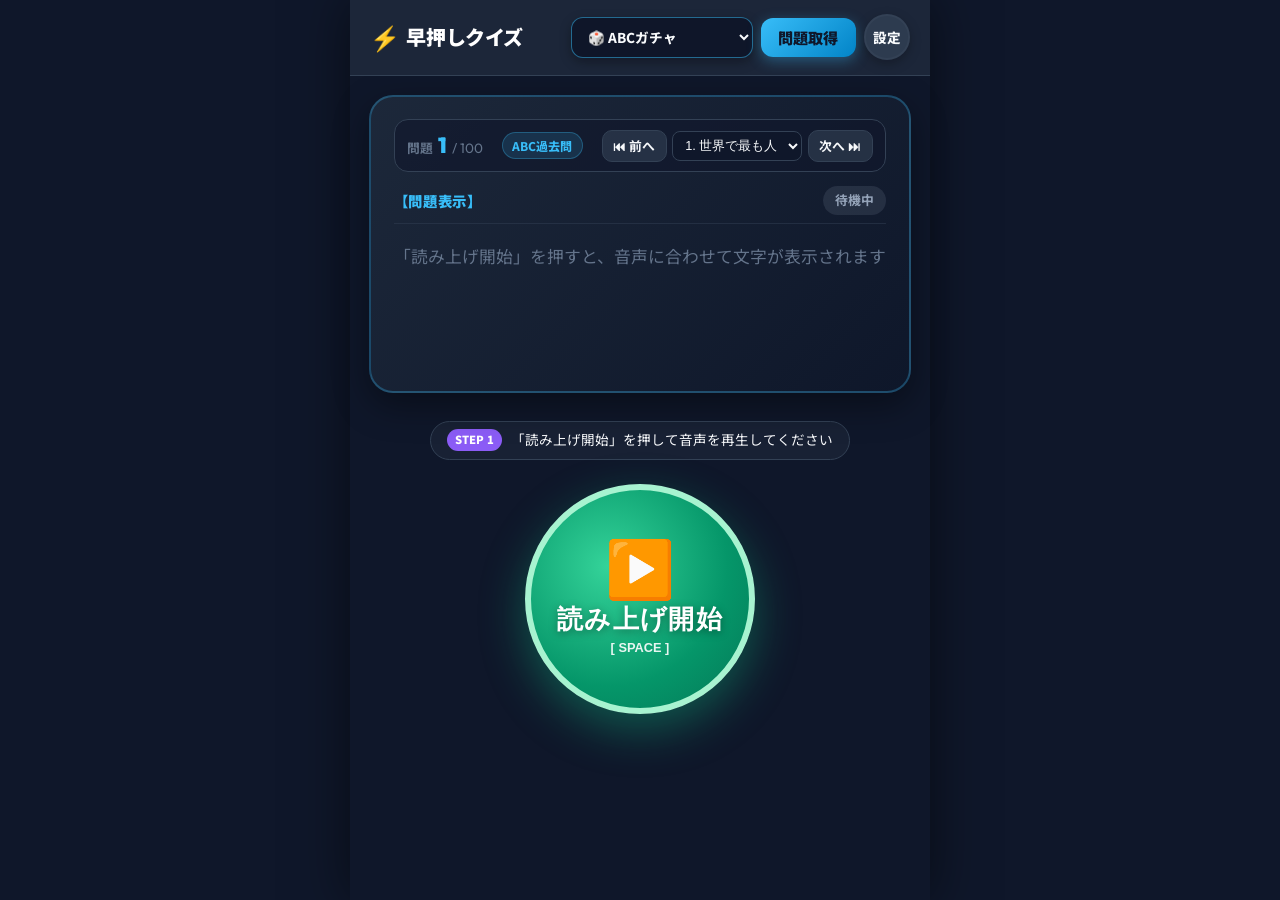
<file: index.html>
<!DOCTYPE html>
<html lang="ja">
<head>
  <meta charset="UTF-8">
  <meta name="viewport" content="width=device-width, initial-scale=1.0, maximum-scale=1.0, user-scalable=no">
  <title>ABC早押しクイズ 自動読み上げアプリ</title>
  <!-- Google Fonts: Noto Sans JP, Outfit -->
  <link rel="preconnect" href="https://fonts.googleapis.com">
  <link rel="preconnect" href="https://fonts.gstatic.com" crossorigin>
  <link href="https://fonts.googleapis.com/css2?family=Noto+Sans+JP:wght@400;600;800;900&family=Outfit:wght@600;800;900&display=swap" rel="stylesheet">
  <link rel="stylesheet" href="style.css">
</head>
<body>
  <div class="app-container">
    
    <!-- Header (サイト名 | 問題取得 | 設定) -->
    <header class="app-header">
      <div class="logo-area">
        <span class="logo-icon">⚡</span>
        <h1 class="app-title">早押しクイズ</h1>
      </div>
      <div class="header-actions">
        <select id="select-q-source" class="select-source-hdr" title="問題の取得元を選択">
          <option value="gacha" selected>🎲 ABCガチャ</option>
          <option value="jaqket">📚 JAQKET (1.3万問)</option>
        </select>
        <button id="btn-refresh-gacha" class="btn btn-gacha" title="選択したソースから100問を取得">
          問題取得
        </button>
        <button id="btn-toggle-settings" class="btn btn-circle-settings" title="設定を開く">
          設定
        </button>
      </div>
    </header>

    <!-- Main Content -->
    <main class="app-main">
      <div class="quiz-container">

        <!-- 1. 【問題表示】 Card (Top Rounded Blue Card) -->
        <div class="question-card">
          <!-- Info Bar -->
          <div class="info-bar">
            <div class="q-progress">
              <span class="q-label">問題</span>
              <span id="current-q-num" class="q-num">1</span>
              <span class="q-total">/ <span id="max-q-num">100</span></span>
            </div>
            <div id="q-genre-tag" class="genre-badge">ABC過去問</div>
            <div class="nav-controls">
              <button id="btn-prev-q" class="btn btn-sm">⏮ 前へ</button>
              <select id="q-select-dropdown" class="select-sm"></select>
              <button id="btn-next-q" class="btn btn-sm">次へ ⏭</button>
            </div>
          </div>

          <div class="card-header">
            <span class="card-title">【問題表示】</span>
            <span id="speech-status" class="status-indicator ready">待機中</span>
          </div>
          
          <div id="question-text-box" class="question-text-box">
            <span class="placeholder-text">「読み上げ開始」を押すか、Spaceキーでスタート</span>
          </div>

          <!-- Buzz Marker -->
          <div id="buzz-marker-info" class="buzz-marker-info hidden">
            <span class="buzz-badge">⚡ 早押し発生</span>
            <span id="buzz-position-text"></span>
          </div>
        </div>

        <!-- 2. 【回答】 Card (Middle Card in Answer Shown Wireframe Image) -->
        <div id="answer-box" class="answer-card hidden">
          <span class="answer-label">【回答】</span>
          <span id="answer-text" class="answer-text">----</span>
        </div>

        <!-- 3. Action Area (State 1: Circle Button, State 2: Split Pills, State 3: Next Button) -->
        <div class="action-stage">
          <div id="step-guide" class="step-guide">
            <span id="step-badge" class="step-badge">STEP 1</span>
            <span id="step-text">「読み上げ開始」を押して音声を再生してください</span>
          </div>

          <!-- State 1: Red Circle Button (ボタン) -->
          <div id="circle-button-container" class="circle-button-container">
            <button id="btn-play" class="btn-circle btn-circle-play">
              <div class="circle-inner">
                <span class="circle-icon">▶️</span>
                <span class="circle-text">読み上げ開始</span>
                <span class="circle-sub">[ SPACE ]</span>
              </div>
            </button>

            <button id="btn-buzz" class="btn-circle btn-circle-buzz hidden">
              <div class="circle-inner">
                <span class="circle-icon">🔴</span>
                <span class="circle-text">ボタン</span>
                <span class="circle-sub">[ SPACE / タップ ]</span>
              </div>
            </button>
          </div>

          <!-- State 2: Split Semicircle Choice Grid (読み直し | 回答表示 Wireframe Image) -->
          <div id="choice-container" class="split-pill-grid hidden">
            <button id="btn-pass" class="btn btn-split btn-split-left">
              <span class="split-icon">↩️</span>
              <span class="split-text">読み直し</span>
            </button>
            <button id="btn-show-answer" class="btn btn-split btn-split-right">
              <span class="split-icon">👁️</span>
              <span class="split-text">回答表示</span>
            </button>
          </div>

          <!-- State 3: Next Question Button (次の問題 Wireframe Image) -->
          <div id="next-container" class="next-grid hidden">
            <button id="btn-next-solo" class="btn btn-main btn-next">
              ⏭️ 次の問題 (Space / Enter)
            </button>
            <button id="btn-reread" class="btn btn-ctrl">
              🔄 最初から読み直す
            </button>
          </div>
        </div>

      </div>
    </main>

    <!-- Voice Settings Drawer / Modal -->
    <div id="settings-modal" class="modal hidden">
      <div class="modal-content">
        <div class="modal-header">
          <h3>⚙️ 音声・読み上げ設定</h3>
          <button id="btn-close-settings" class="btn-close">✕</button>
        </div>
        <div class="settings-body">
          <div class="form-group">
            <label>📚 問題の取得元 (データソース):</label>
            <select id="select-q-source-modal" class="select-full">
              <option value="gacha" selected>🎲 ABCガチャ (qss.quiz-island.site 100問)</option>
              <option value="jaqket">📚 JAQKET クイズデータセット (AIO 01 / 1.3万問)</option>
            </select>
          </div>

          <div class="form-group">
            <label>👁️ 問題文の表示モード:</label>
            <select id="select-text-mode" class="select-full">
              <option value="realtime" selected>✨ リアルタイム表示（読み上げと同時に文字表示）</option>
              <option value="hidden">🙈 事前非表示（早押し後/解答表示まで伏せる）</option>
              <option value="visible">👁️ 常に全表示（最初からすべて表示）</option>
            </select>
          </div>

          <div class="form-group">
            <label>🎙️ 読み上げボイス (おすすめ高音質ボイス優先):</label>
            <select id="select-voice" class="select-full"></select>
          </div>

          <div class="form-group">
            <label>⚡ 読み上げ速度: <span id="rate-value" class="val-badge">1.0x</span></label>
            <input type="range" id="range-rate" min="0.8" max="2.5" step="0.1" value="1.0">
            <div class="range-labels">
              <span>0.8x (ゆっくり)</span>
              <span>1.0x (標準速度)</span>
              <span>2.5x (超高速)</span>
            </div>
          </div>

          <div class="form-group">
            <label>🎵 ピッチ (声の高さ): <span id="pitch-value" class="val-badge">1.0</span></label>
            <input type="range" id="range-pitch" min="0.6" max="1.4" step="0.1" value="1.0">
          </div>

          <button id="btn-test-speech" class="btn btn-secondary btn-full">
            🔊 声のテスト再生
          </button>
        </div>
      </div>
    </div>

  </div>

  <!-- Scripts -->
  <script src="js/abc_dataset.js"></script>
  <script src="js/jaqket_dataset.js"></script>
  <script src="js/sound.js"></script>
  <script src="js/speech.js"></script>
  <script src="js/questions.js"></script>
  <script src="app.js"></script>
</body>
</html>
</file>
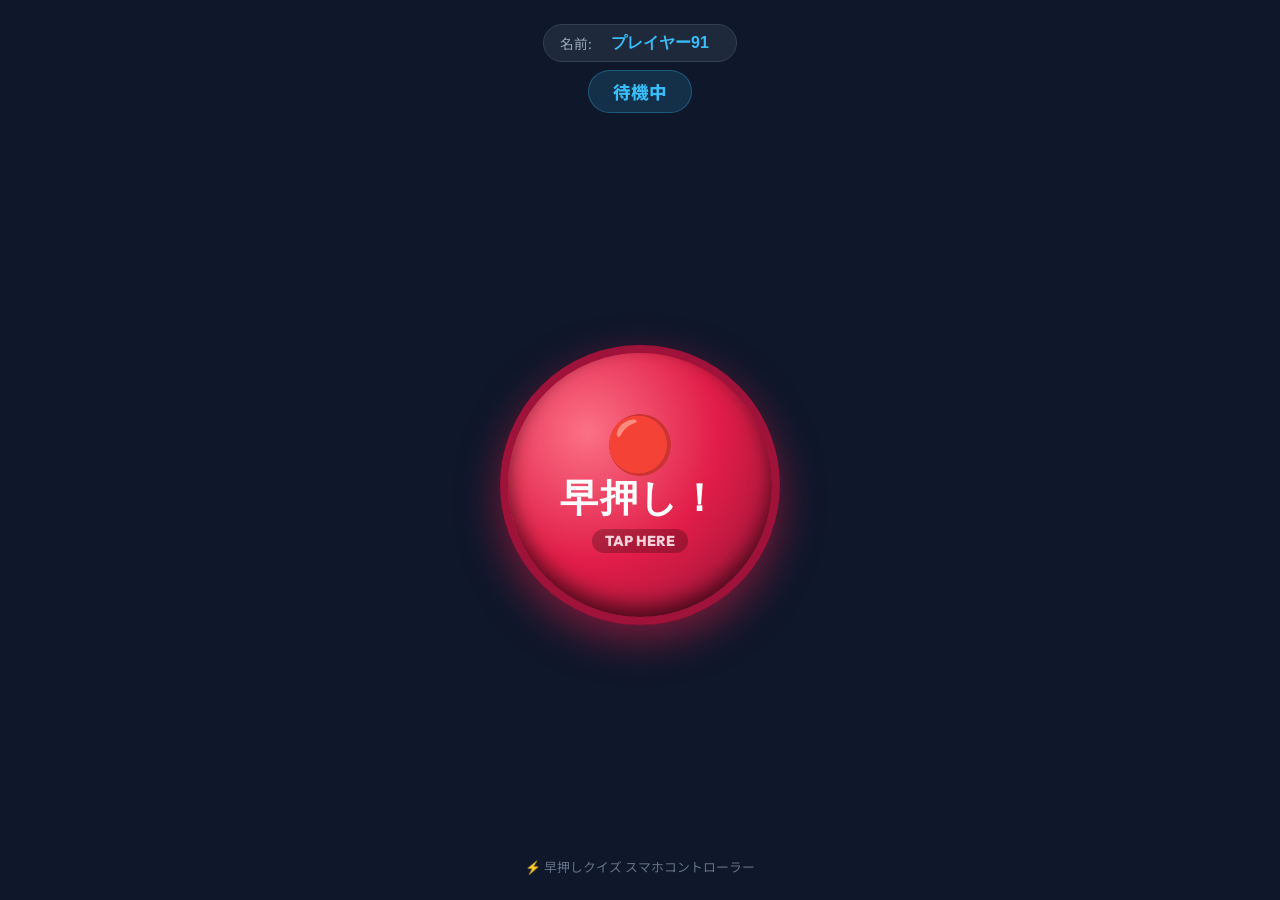
<file: player.html>
<!DOCTYPE html>
<html lang="ja">
<head>
  <meta charset="UTF-8">
  <meta name="viewport" content="width=device-width, initial-scale=1.0, maximum-scale=1.0, user-scalable=no">
  <title>早押しボタン - スマホコントローラー</title>
  <!-- Google Fonts -->
  <link rel="preconnect" href="https://fonts.googleapis.com">
  <link rel="preconnect" href="https://fonts.gstatic.com" crossorigin>
  <link href="https://fonts.googleapis.com/css2?family=Noto+Sans+JP:wght@700;900&family=Outfit:wght@800;900&display=swap" rel="stylesheet">
  <style>
    * {
      box-sizing: border-box;
      margin: 0;
      padding: 0;
      user-select: none;
      -webkit-user-select: none;
      touch-action: manipulation;
    }

    body {
      background-color: #0f172a;
      color: #f8fafc;
      font-family: 'Noto Sans JP', sans-serif;
      height: 100vh;
      display: flex;
      flex-direction: column;
      align-items: center;
      justify-content: space-between;
      padding: 1.5rem 1rem;
      overflow: hidden;
    }

    .player-header {
      width: 100%;
      display: flex;
      flex-direction: column;
      align-items: center;
      gap: 0.5rem;
    }

    .player-name-box {
      display: flex;
      align-items: center;
      gap: 0.5rem;
      background: #1e293b;
      padding: 0.5rem 1rem;
      border-radius: 9999px;
      border: 1px solid #334155;
    }

    .player-name-box label {
      font-size: 0.85rem;
      color: #94a3b8;
    }

    .player-name-box input {
      background: transparent;
      border: none;
      color: #38bdf8;
      font-weight: 800;
      font-size: 1rem;
      text-align: center;
      outline: none;
      width: 120px;
    }

    .status-banner {
      font-size: 1.1rem;
      font-weight: 800;
      padding: 0.5rem 1.5rem;
      border-radius: 9999px;
      background: rgba(56, 189, 248, 0.15);
      color: #38bdf8;
      border: 1px solid rgba(56, 189, 248, 0.3);
      transition: all 0.2s ease;
    }

    .status-banner.buzzed-me {
      background: #f43f5e;
      color: #fff;
      box-shadow: 0 0 25px rgba(244, 63, 94, 0.6);
      animation: pulse 0.8s infinite;
    }

    .status-banner.buzzed-other {
      background: #475569;
      color: #94a3b8;
      border-color: #64748b;
    }

    @keyframes pulse {
      0%, 100% { transform: scale(1); }
      50% { transform: scale(1.05); }
    }

    /* Giant Mobile Buzzer */
    .buzzer-wrapper {
      flex: 1;
      display: flex;
      align-items: center;
      justify-content: center;
      width: 100%;
    }

    .mobile-buzz-btn {
      width: min(280px, 75vw);
      height: min(280px, 75vw);
      border-radius: 50%;
      border: 8px solid #9f1239;
      background: radial-gradient(circle at 30% 30%, #fb7185, #e11d48, #881337);
      box-shadow: 0 15px 40px rgba(225, 29, 72, 0.5), inset 0 -10px 20px rgba(0, 0, 0, 0.6);
      cursor: pointer;
      display: flex;
      flex-direction: column;
      align-items: center;
      justify-content: center;
      color: #fff;
      transition: transform 0.08s ease, filter 0.08s ease;
      outline: none;
      -webkit-tap-highlight-color: transparent;
    }

    .mobile-buzz-btn:active,
    .mobile-buzz-btn.pressed {
      transform: scale(0.92);
      filter: brightness(1.25);
      box-shadow: 0 5px 20px rgba(225, 29, 72, 0.6), inset 0 6px 15px rgba(0, 0, 0, 0.8);
    }

    .mobile-buzz-btn .icon {
      font-size: 3.5rem;
      line-height: 1;
    }

    .mobile-buzz-btn .text {
      font-size: 2.4rem;
      font-weight: 900;
      letter-spacing: 0.05em;
    }

    .mobile-buzz-btn .sub {
      font-size: 0.9rem;
      font-family: 'Outfit', sans-serif;
      font-weight: 800;
      opacity: 0.8;
      background: rgba(0, 0, 0, 0.3);
      padding: 0.2rem 0.8rem;
      border-radius: 9999px;
      margin-top: 0.3rem;
    }

    .player-footer {
      width: 100%;
      text-align: center;
      font-size: 0.8rem;
      color: #64748b;
    }
  </style>
</head>
<body>
  <div class="player-header">
    <div class="player-name-box">
      <label for="player-name-input">名前:</label>
      <input type="text" id="player-name-input" value="プレイヤー1" maxlength="10">
    </div>
    <div id="status-banner" class="status-banner">待機中</div>
  </div>

  <div class="buzzer-wrapper">
    <button id="btn-mobile-buzz" class="mobile-buzz-btn">
      <span class="icon">🔴</span>
      <span class="text">早押し！</span>
      <span class="sub">TAP HERE</span>
    </button>
  </div>

  <div class="player-footer">
    <span>⚡ 早押しクイズ スマホコントローラー</span>
  </div>

  <script src="js/sound.js"></script>
  <script src="js/player.js"></script>
</body>
</html>
</file>
<file: style.css>
/* ==========================================================================
   ABC早押しクイズ 自動読み上げアプリ Stylesheet (State Transition Wireframe Layout)
   ========================================================================== */

:root {
  --bg-dark: #0f172a;
  --bg-card: rgba(30, 41, 59, 0.85);
  --bg-card-hover: rgba(51, 65, 85, 0.9);
  --border-color: #334155;
  
  --primary-color: #38bdf8;
  --primary-glow: rgba(56, 189, 248, 0.35);
  
  --accent-red: #f43f5e;
  --accent-red-glow: rgba(244, 63, 94, 0.45);
  
  --accent-green: #10b981;
  --accent-green-glow: rgba(16, 185, 129, 0.4);
  
  --accent-yellow: #f59e0b;
  --accent-purple: #8b5cf6;
  
  --text-primary: #f8fafc;
  --text-secondary: #94a3b8;
  --text-muted: #64748b;
  
  --font-main: 'Noto Sans JP', -apple-system, BlinkMacSystemFont, sans-serif;
  --font-num: 'Outfit', sans-serif;
}

* {
  box-sizing: border-box;
  margin: 0;
  padding: 0;
}

body {
  background-color: var(--bg-dark);
  color: var(--text-primary);
  font-family: var(--font-main);
  line-height: 1.6;
  min-height: 100vh;
  overflow-x: hidden;
  display: flex;
  justify-content: center;
}

.app-container {
  display: flex;
  flex-direction: column;
  min-height: 100vh;
  width: 100%;
  max-width: 580px;
  background-color: #0f172a;
  box-shadow: 0 0 50px rgba(0, 0, 0, 0.5);
  position: relative;
}

/* ==========================================================================
   1. Header Layout (サイト名 | 問題取得 | 設定)
   ========================================================================== */
.app-header {
  display: flex;
  align-items: center;
  justify-content: space-between;
  padding: 0.9rem 1.25rem;
  background-color: rgba(30, 41, 59, 0.9);
  backdrop-filter: blur(12px);
  border-bottom: 1px solid var(--border-color);
  position: sticky;
  top: 0;
  z-index: 100;
}

.logo-area {
  display: flex;
  align-items: center;
  gap: 0.4rem;
}

.logo-icon {
  font-size: 1.5rem;
}

.app-title {
  font-size: 1.25rem;
  font-weight: 900;
  color: #fff;
  letter-spacing: -0.02em;
}

.header-actions {
  display: flex;
  align-items: center;
  gap: 0.5rem;
}

.select-source-hdr {
  background-color: rgba(15, 23, 42, 0.95);
  border: 1.5px solid rgba(56, 189, 248, 0.5);
  color: #f8fafc;
  padding: 0.55rem 0.75rem;
  border-radius: 12px;
  font-size: 0.85rem;
  font-weight: 800;
  cursor: pointer;
  box-shadow: 0 4px 12px rgba(0, 0, 0, 0.3);
  transition: all 0.2s ease;
  outline: none;
  font-family: inherit;
}

.select-source-hdr:hover, .select-source-hdr:focus {
  border-color: var(--primary-color);
  box-shadow: 0 0 12px var(--primary-glow);
}

select option, .select-source-hdr option {
  background-color: #1e293b !important;
  color: #f8fafc !important;
  padding: 0.6rem !important;
  font-weight: 700;
}

.btn {
  font-family: inherit;
  border: none;
  border-radius: 10px;
  padding: 0.55rem 1rem;
  font-size: 0.9rem;
  font-weight: 700;
  cursor: pointer;
  display: inline-flex;
  align-items: center;
  justify-content: center;
  gap: 0.4rem;
  transition: all 0.2s cubic-bezier(0.4, 0, 0.2, 1);
  -webkit-tap-highlight-color: transparent;
  user-select: none;
  touch-action: manipulation;
}

.btn:active {
  transform: scale(0.96) !important;
}

/* [問題取得] 角丸長方形ボタン */
.btn-gacha {
  background: linear-gradient(135deg, #38bdf8, #0284c7);
  color: #0f172a;
  font-weight: 900;
  border-radius: 12px;
  padding: 0.55rem 1.1rem;
  font-size: 0.95rem;
  box-shadow: 0 4px 14px var(--primary-glow);
}

.btn-gacha:hover {
  transform: translateY(-1px);
  box-shadow: 0 6px 18px var(--primary-glow);
}

/* [設定] 丸型ボタン */
.btn-circle-settings {
  width: 46px;
  height: 46px;
  border-radius: 50%;
  background-color: rgba(51, 65, 85, 0.8);
  color: var(--text-primary);
  border: 2px solid var(--border-color);
  font-weight: 800;
  font-size: 0.85rem;
  padding: 0;
  display: flex;
  align-items: center;
  justify-content: center;
  box-shadow: 0 4px 12px rgba(0, 0, 0, 0.25);
}

.btn-circle-settings:hover {
  background-color: rgba(71, 85, 105, 0.9);
  border-color: var(--primary-color);
}

.btn-sm {
  padding: 0.35rem 0.65rem;
  font-size: 0.8rem;
  background-color: rgba(51, 65, 85, 0.6);
  color: var(--text-primary);
  border: 1px solid var(--border-color);
}

.select-sm {
  background-color: var(--bg-dark);
  border: 1px solid var(--border-color);
  color: var(--text-primary);
  padding: 0.35rem 0.5rem;
  border-radius: 8px;
  font-size: 0.8rem;
  max-width: 130px;
}

/* ==========================================================================
   2. Main Area & Question Card (問題表示)
   ========================================================================== */
.app-main {
  flex: 1;
  padding: 1.2rem;
  display: flex;
  flex-direction: column;
}

.quiz-container {
  display: flex;
  flex-direction: column;
  gap: 1.25rem;
  width: 100%;
}

/* 【問題表示】 Card (Rounded Blue Card) */
.question-card {
  background: linear-gradient(135deg, rgba(30, 41, 59, 0.95), rgba(15, 23, 42, 0.95));
  border: 2px solid rgba(56, 189, 248, 0.3);
  border-radius: 24px;
  padding: 1.4rem;
  display: flex;
  flex-direction: column;
  gap: 0.9rem;
  box-shadow: 0 12px 35px rgba(0, 0, 0, 0.4);
  backdrop-filter: blur(12px);
}

.info-bar {
  display: flex;
  align-items: center;
  justify-content: space-between;
  background-color: rgba(15, 23, 42, 0.6);
  border: 1px solid var(--border-color);
  border-radius: 14px;
  padding: 0.5rem 0.8rem;
  flex-wrap: wrap;
  gap: 0.4rem;
}

.q-progress {
  display: flex;
  align-items: baseline;
  gap: 0.3rem;
}

.q-label {
  font-size: 0.8rem;
  color: var(--text-muted);
  font-weight: 700;
}

.q-num {
  font-family: var(--font-num);
  font-size: 1.35rem;
  font-weight: 900;
  color: var(--primary-color);
}

.q-total {
  font-family: var(--font-num);
  font-size: 0.85rem;
  color: var(--text-muted);
}

.genre-badge {
  background-color: rgba(56, 189, 248, 0.15);
  color: var(--primary-color);
  border: 1px solid rgba(56, 189, 248, 0.3);
  padding: 0.2rem 0.6rem;
  border-radius: 9999px;
  font-size: 0.75rem;
  font-weight: 800;
}

.nav-controls {
  display: flex;
  align-items: center;
  gap: 0.35rem;
}

.card-header {
  display: flex;
  align-items: center;
  justify-content: space-between;
  border-bottom: 1px solid rgba(51, 65, 85, 0.5);
  padding-bottom: 0.5rem;
}

.card-title {
  font-size: 0.9rem;
  font-weight: 900;
  color: var(--primary-color);
  letter-spacing: 0.05em;
}

.status-indicator {
  font-size: 0.8rem;
  font-weight: 700;
  padding: 0.25rem 0.75rem;
  border-radius: 9999px;
}

.status-indicator.ready {
  background-color: rgba(148, 163, 184, 0.15);
  color: var(--text-secondary);
}

.status-indicator.playing {
  background-color: rgba(16, 185, 129, 0.2);
  color: var(--accent-green);
  border: 1px solid rgba(16, 185, 129, 0.4);
  animation: pulse-green 1.5s infinite;
}

.status-indicator.buzzed {
  background-color: rgba(244, 63, 94, 0.2);
  color: var(--accent-red);
  border: 1px solid rgba(244, 63, 94, 0.4);
  animation: pulse-red 1s infinite;
}

@keyframes pulse-green {
  0%, 100% { opacity: 1; }
  50% { opacity: 0.6; }
}

@keyframes pulse-red {
  0%, 100% { transform: scale(1); }
  50% { transform: scale(1.04); }
}

.question-text-box {
  font-size: 1.25rem;
  font-weight: 700;
  line-height: 1.7;
  color: var(--text-primary);
  min-height: 130px;
  word-break: break-word;
}

.placeholder-text {
  color: var(--text-muted);
  font-weight: 400;
  font-size: 1.05rem;
}

.speech-highlight {
  color: var(--primary-color);
  background-color: rgba(56, 189, 248, 0.15);
  border-radius: 4px;
  padding: 0 2px;
}

.text-masked {
  color: var(--text-muted);
  letter-spacing: 3px;
  opacity: 0.55;
  font-size: 1.1rem;
}

.text-masked-all {
  color: var(--primary-color);
  font-weight: 700;
  letter-spacing: 1px;
}

.buzz-slash {
  color: var(--accent-red);
  font-size: 1.6rem;
  font-weight: 900;
  margin: 0 2px;
}

.buzz-marker-info {
  background-color: rgba(244, 63, 94, 0.1);
  border: 1px solid rgba(244, 63, 94, 0.3);
  border-radius: 10px;
  padding: 0.5rem 0.8rem;
  font-size: 0.85rem;
  color: #fecdd3;
}

.buzz-badge {
  background-color: var(--accent-red);
  color: #fff;
  font-weight: 900;
  font-size: 0.7rem;
  padding: 0.15rem 0.5rem;
  border-radius: 9999px;
  margin-right: 0.4rem;
}

/* ==========================================================================
   State 3: 【回答】 Card (Middle Box in Wireframe Image 2)
   ========================================================================== */
.answer-card {
  background: linear-gradient(135deg, rgba(16, 185, 129, 0.15), rgba(5, 150, 105, 0.2));
  border: 2px solid var(--accent-green);
  border-radius: 20px;
  padding: 1.2rem 1.5rem;
  display: flex;
  flex-direction: column;
  align-items: center;
  justify-content: center;
  gap: 0.3rem;
  text-align: center;
  box-shadow: 0 8px 25px rgba(16, 185, 129, 0.25);
  animation: fadeIn 0.3s ease-out;
}

@keyframes fadeIn {
  from { opacity: 0; transform: translateY(6px); }
  to { opacity: 1; transform: translateY(0); }
}

.answer-label {
  font-size: 0.9rem;
  font-weight: 900;
  color: var(--accent-green);
  letter-spacing: 0.05em;
}

.answer-text {
  font-size: 1.6rem;
  font-weight: 900;
  color: #ffffff;
}

/* ==========================================================================
   3. Bottom Action Stage
   ========================================================================== */
.action-stage {
  display: flex;
  flex-direction: column;
  align-items: center;
  gap: 1rem;
  margin-top: 0.5rem;
  width: 100%;
}

.step-guide {
  display: flex;
  align-items: center;
  gap: 0.6rem;
  background-color: rgba(30, 41, 59, 0.6);
  border: 1px solid var(--border-color);
  padding: 0.45rem 1rem;
  border-radius: 9999px;
  font-size: 0.85rem;
}

.step-badge {
  background-color: var(--accent-purple);
  color: #fff;
  font-weight: 900;
  font-size: 0.7rem;
  padding: 0.15rem 0.5rem;
  border-radius: 9999px;
}

/* ----------------------------------------------------
   State 1: Perfect Circle Red Button (ボタン)
   ---------------------------------------------------- */
.circle-button-container {
  display: flex;
  justify-content: center;
  align-items: center;
  width: 100%;
  padding: 0.5rem 0;
}

.btn-circle {
  width: 230px;
  height: 230px;
  border-radius: 50%;
  border: 6px solid #fda4af;
  cursor: pointer;
  display: flex;
  align-items: center;
  justify-content: center;
  transition: all 0.2s cubic-bezier(0.4, 0, 0.2, 1);
  box-shadow: 0 16px 45px var(--accent-red-glow);
  -webkit-tap-highlight-color: transparent;
  user-select: none;
  touch-action: manipulation;
}

.btn-circle:active {
  transform: scale(0.93) !important;
  box-shadow: 0 6px 20px var(--accent-red-glow);
}

.btn-circle-buzz {
  background: radial-gradient(circle at 35% 35%, #ff4d6d 0%, #dc2626 60%, #991b1b 100%);
  border-color: #fecdd3;
  color: #ffffff;
}

.btn-circle-play {
  background: radial-gradient(circle at 35% 35%, #34d399 0%, #059669 60%, #047857 100%);
  border-color: #a7f3d0;
  box-shadow: 0 16px 45px var(--accent-green-glow);
  color: #ffffff;
}

.circle-inner {
  display: flex;
  flex-direction: column;
  align-items: center;
  justify-content: center;
  text-align: center;
  gap: 0.2rem;
}

.circle-icon {
  font-size: 3.5rem;
  line-height: 1;
}

.circle-text {
  font-size: 1.65rem;
  font-weight: 900;
  letter-spacing: 0.05em;
  text-shadow: 0 2px 8px rgba(0, 0, 0, 0.4);
}

.circle-sub {
  font-size: 0.8rem;
  opacity: 0.9;
  font-weight: 700;
}

/* ----------------------------------------------------
   State 2: Split Semicircle Buttons (読み直し | 回答表示 Wireframe Image 1)
   ---------------------------------------------------- */
.split-pill-grid {
  display: flex;
  align-items: center;
  justify-content: center;
  gap: 0.6rem;
  width: 100%;
  max-width: 480px;
  margin: 0.5rem 0;
}

.btn-split {
  flex: 1;
  min-height: 130px;
  font-size: 1.35rem;
  font-weight: 900;
  display: flex;
  flex-direction: column;
  align-items: center;
  justify-content: center;
  gap: 0.3rem;
  border: 3px solid rgba(255, 255, 255, 0.25);
  cursor: pointer;
  transition: all 0.2s cubic-bezier(0.4, 0, 0.2, 1);
  box-shadow: 0 10px 30px rgba(0, 0, 0, 0.35);
  -webkit-tap-highlight-color: transparent;
  user-select: none;
  touch-action: manipulation;
}

.btn-split:active {
  transform: scale(0.95) !important;
}

/* 「読み直し」 (Left Semicircle / Capsule Half) */
.btn-split-left {
  border-radius: 100px 16px 16px 100px;
  background: linear-gradient(135deg, #f59e0b, #d97706);
  color: #ffffff;
  box-shadow: 0 10px 25px rgba(245, 158, 11, 0.35);
}

/* 「回答表示」 (Right Semicircle / Capsule Half) */
.btn-split-right {
  border-radius: 16px 100px 100px 16px;
  background: linear-gradient(135deg, #8b5cf6, #6d28d9);
  color: #ffffff;
  box-shadow: 0 10px 25px rgba(139, 92, 246, 0.35);
}

.split-icon {
  font-size: 2.2rem;
  line-height: 1;
}

.split-text {
  font-size: 1.35rem;
  font-weight: 900;
  letter-spacing: 0.03em;
}

/* ----------------------------------------------------
   State 3: Next Question Button (次の問題 Wireframe Image 2)
   ---------------------------------------------------- */
.next-grid {
  display: flex;
  flex-direction: column;
  gap: 0.75rem;
  width: 100%;
}

.btn-main {
  width: 100%;
  min-height: 66px;
  font-size: 1.3rem;
  font-weight: 900;
  border-radius: 20px;
  box-shadow: 0 8px 24px rgba(0, 0, 0, 0.35);
}

.btn-next {
  background: linear-gradient(135deg, #38bdf8, #0284c7);
  color: #0f172a;
  box-shadow: 0 10px 25px var(--primary-glow);
}

.btn-ctrl {
  background-color: rgba(51, 65, 85, 0.7);
  color: var(--text-primary);
  border: 1px solid var(--border-color);
  padding: 0.75rem;
  border-radius: 12px;
}

/* ==========================================================================
   Voice Settings Modal
   ========================================================================== */
.modal {
  position: fixed;
  top: 0;
  left: 0;
  width: 100vw;
  height: 100vh;
  background-color: rgba(15, 23, 42, 0.8);
  backdrop-filter: blur(8px);
  display: flex;
  align-items: center;
  justify-content: center;
  z-index: 1000;
  padding: 1rem;
}

.modal.hidden, .hidden {
  display: none !important;
}

.modal-content {
  background-color: #1e293b;
  border: 1px solid var(--border-color);
  border-radius: 20px;
  padding: 1.5rem;
  max-width: 480px;
  width: 100%;
  display: flex;
  flex-direction: column;
  gap: 1.25rem;
  box-shadow: 0 20px 40px rgba(0, 0, 0, 0.5);
}

.modal-header {
  display: flex;
  align-items: center;
  justify-content: space-between;
}

.modal-header h3 {
  font-size: 1.15rem;
  color: #fff;
}

.btn-close {
  background: none;
  border: none;
  color: var(--text-secondary);
  font-size: 1.2rem;
  cursor: pointer;
  padding: 0.2rem 0.5rem;
}

.settings-body {
  display: flex;
  flex-direction: column;
  gap: 1.2rem;
}

.form-group {
  display: flex;
  flex-direction: column;
  gap: 0.4rem;
}

.form-group label {
  font-size: 0.85rem;
  font-weight: 700;
  color: var(--text-secondary);
}

.select-full {
  width: 100%;
  background-color: var(--bg-dark);
  border: 1px solid var(--border-color);
  color: var(--text-primary);
  padding: 0.7rem 0.8rem;
  border-radius: 10px;
  font-size: 0.9rem;
}

input[type="range"] {
  width: 100%;
  accent-color: var(--primary-color);
}

.range-labels {
  display: flex;
  justify-content: space-between;
  font-size: 0.75rem;
  color: var(--text-muted);
}

.val-badge {
  background-color: var(--primary-glow);
  color: var(--primary-color);
  padding: 0.1rem 0.5rem;
  border-radius: 9999px;
  font-size: 0.8rem;
  font-weight: 800;
}

.btn-full {
  width: 100%;
}

/* Mobile Media Queries */
@media (max-width: 480px) {
  .app-header {
    padding: 0.7rem 0.8rem;
  }

  .app-title {
    font-size: 1.05rem;
  }

  .select-source-hdr {
    max-width: 125px;
    padding: 0.45rem 0.5rem;
    font-size: 0.78rem;
  }

  .btn-gacha {
    padding: 0.45rem 0.75rem;
    font-size: 0.85rem;
  }

  .btn-circle-settings {
    width: 40px;
    height: 40px;
    font-size: 0.8rem;
  }

  .btn-circle {
    width: 195px;
    height: 195px;
  }

  .circle-icon {
    font-size: 3rem;
  }

  .circle-text {
    font-size: 1.45rem;
  }

  .btn-split {
    min-height: 110px;
  }

  .split-icon {
    font-size: 1.8rem;
  }

  .split-text {
    font-size: 1.15rem;
  }
}
</file>
